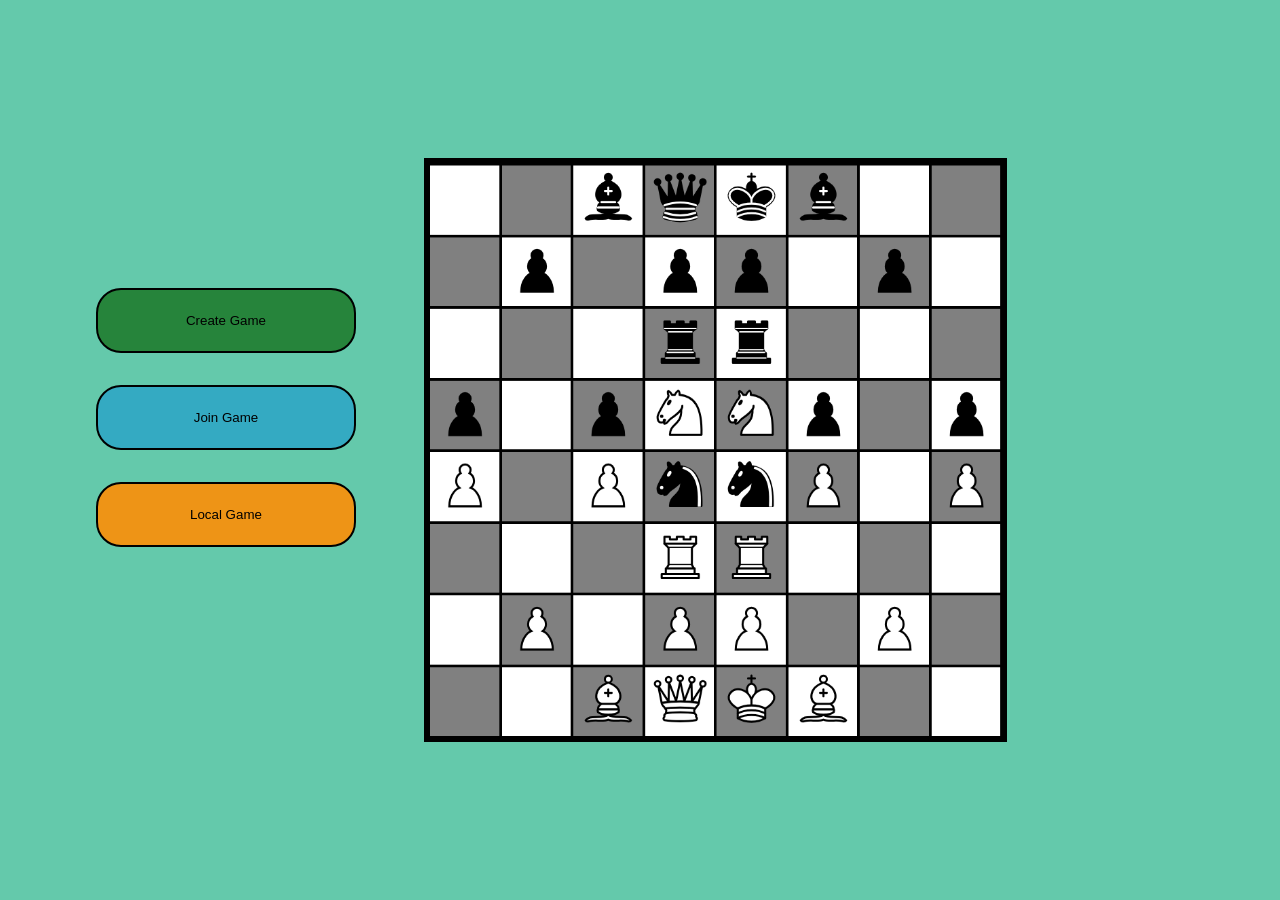
<file: templates/index.html>
<!DOCTYPE html>
<html lang="en">
<head>
    <meta charset="UTF-8">
    <meta name="viewport" content="width=device-width, initial-scale=1.0">
    <title>Schach</title>
    <link rel="stylesheet" href="../static/index.css">
</head>
<body>
    <div class="container">
        <div class="buttons" id="buttons">
            <button class="new-game" id="create" >Create Game</button>
            <button class="join-game" id="join" >Join Game</button>
            <button class="local-game" id="local" onclick="create('w-b')">Local Game</button>
        </div>
        <div class="available-games hidden" id="available-games">
            <table id="button-area">
                
            </table>
        </div>
        <div class="preview" id="chessboard">
            <img class="chessboard" src="../static/images/chessboard2.png" alt="">
        </div>
    </div>
    <div class="create_game_form hidden" id="create_game_form">
        <form method="GET" action="/create-game">
            <label for="game-name">Name:</label>
            <input type="text" id="game-name" name="name" value="Game-Name"><br>
            <p>What player do you want to be?</p>
            <input type="radio" id="white" name="player" value="White" checked>
            <label for="white">White</label>
            <input type="radio" id="black" name="player" value="Black">
            <label for="black">Black</label><br><br>
            <input type="submit" value="Create" id="submit">
        </form>
    </div>
</body>
<script>

    const create_button = document.getElementById("create");
    const join_button = document.getElementById("join");
    const create_form = document.getElementById("create_game_form")

    async function show_available(){
        document.getElementById("chessboard").classList.toggle("move-over");
        document.getElementById("buttons").classList.toggle("move-over");
        document.getElementById("available-games").classList.toggle("hidden");
        const games_list = document.getElementById("button-area");

        const response = await fetch('/available_games', {
            method: 'GET',
            headers: {
                'Content-Type': 'application/json'
            }
        });

        games_list.innerHTML = "";
        const json = await response.json();
        console.log(json)
        json.forEach(element => {
           games_list.innerHTML += `<tr><td><button class="join-button" onclick="join('${element.id}')">${element.name}</button></td></tr>`;
        });
    }

    function join(id){
        fetch(`/join/${id}`, {
            method: 'GET',
            headers: {
                'Content-Type': 'application/json'
            }
        }).then(res => res.json())
        .then(data => {
            window.location.href = data.redirect;
        });
    }

    function create(mode){
        fetch(`/new/${mode}`, {
            method: 'POST',
            headers: {
                'Content-Type': 'application/json'
            },
            body:JSON.stringify({'name':"Local-Game"})
        }).then(res => res.json())
        .then(data => {
            window.location.href = data.redirect;
        });
    }

    function show_create(){
        create_form.classList.toggle("hidden");
    }

    create_button.addEventListener("click",function(event){
        event.stopPropagation();
        show_create();
    });

    join_button.addEventListener("click",function(event){
        event.stopPropagation();
        show_available();
    });

    create_form.addEventListener("click",function(event){
        event.stopPropagation();
    });

    document.addEventListener("click",function(){
        document.getElementById("create_game_form").classList.add("hidden");
        document.getElementById("chessboard").classList.remove("move-over");
        document.getElementById("available-games").classList.add("hidden");
        document.getElementById("buttons").classList.remove("move-over");
    });


</script>
</html>
</file>
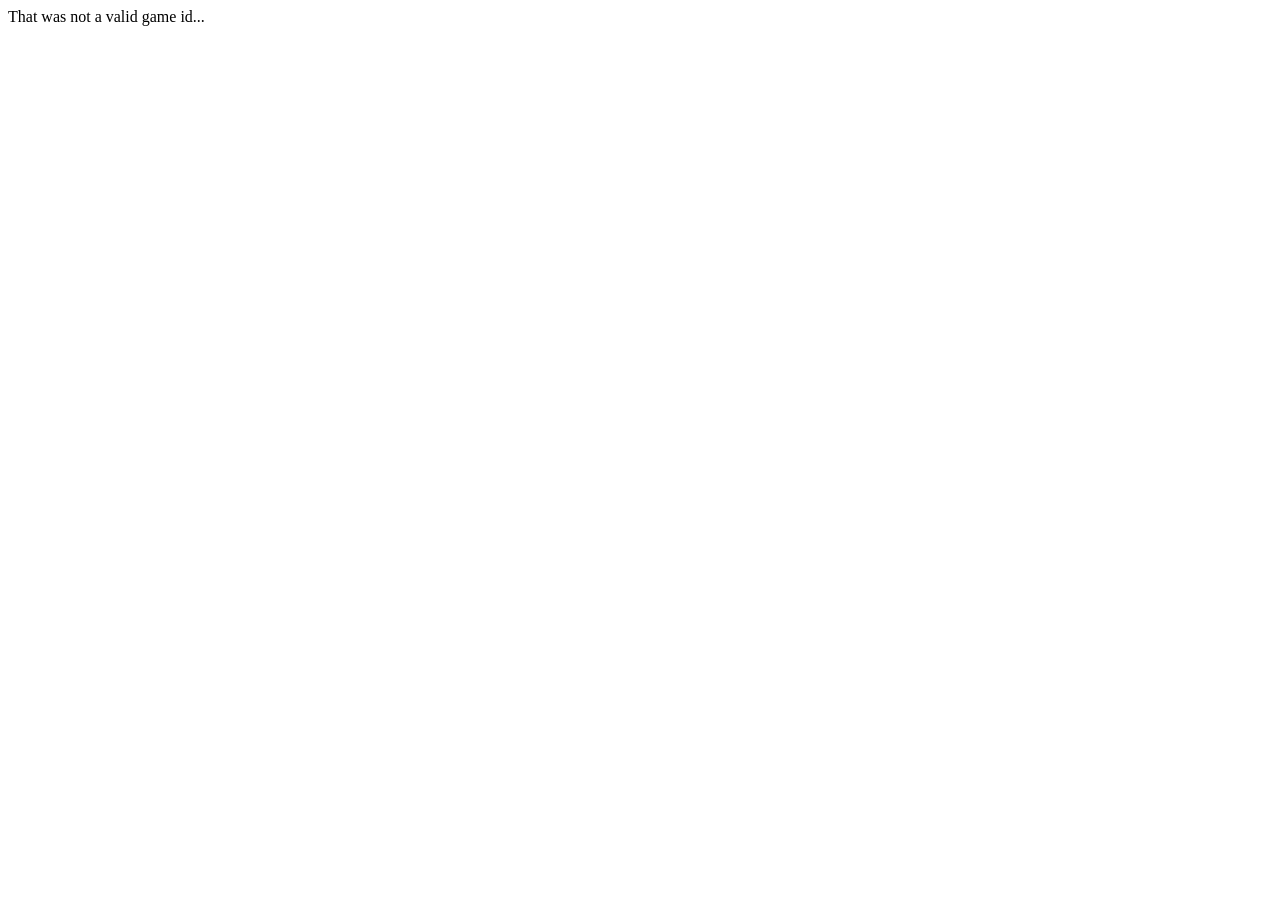
<file: templates/game-not-found.html>
<!DOCTYPE html>
<html lang="en">
<head>
    <meta charset="UTF-8">
    <meta name="viewport" content="width=device-width, initial-scale=1.0">
    <title>Schach - No valid game_id</title>
</head>
<body>
    That was not a valid game id...
</body>
</html>
</file>
<file: static/index.css>
:root{
  --main-bg-color: rgb(100,201,171);
  --main-bg-color-transparent: #2563ebe9;

  --bg-primary: #0a0e27;
  --bg-secondary: #0f1437;

  --text-primary: #f8fafc;


  --button-create-game: #26843b;
  --button-join-game: #34aac2;
  --button-join-game-2: #c0ba4a;
  --button-local-game: #ee9416;
}

body{
  background-color: var(--main-bg-color);
  color: var(--text-primary);
}

.container{
    position: fixed;
    height: 80%;
    aspect-ratio: 2/1;
    left: 5%;
    top: 10%;
}

.buttons {
    position: relative;
    height:90%;
    aspect-ratio: 1/2;
    top:5%;
    left:0%;
    z-index: 100;
}

button{
    width: 80%;
    height: 10%;
    border-radius: 25px;
    border:2px solid black;
}

button:hover{
    transform: scale(1.1);
    border-left:-5px solid black;
    border-bottom: -5px solid black;
    cursor: pointer;
}

.new-game{
    position:absolute;
    top: 25%;
    left:10%;
    background-color: var(--button-create-game) ;
}

.join-game{
    position:absolute;
    top: 40%;
    left:10%;
    background-color: var(--button-join-game) ;
}

.local-game{
    position:absolute;
    top: 55%;
    left:10%;
    background-color: var(--button-local-game) ;
}

.chessboard {
    position:absolute;
    height: 90%;
    aspect-ratio: 1/1;
    top:5%;
    z-index: 2000;
}

.preview {
    position: relative;
    top:-85%;
    width: 70%;
    height: 90%;
    left:25%;
    transition: transform 0.4s ease;
}

.preview.move-over{
    transform: translate(30%);
}

.available-games {
    position: absolute;
    top:10%;
    left:25%;
    width: 20%;
    aspect-ratio: 1/2;
    overflow-y: auto;
    overflow-x:hidden;
    transition: transform 0.4s ease-in-out, opacity 0.2s ease;
    z-index: 100;
    border:1px solid rgb(105, 93, 71);
}


.available-games table{
    width: 100%;
    border-collapse: collapse;
    table-layout: fixed;
}

.available-games tr{
    height: 20%;
}

.available-games td{
    width: 100%;
    padding: 0;
}

.join-button{
    position: relative;
    height: 100%;
    width: 80%;
    left: 10%;
    margin-bottom:5%;
    padding: 5%;
    background-color: var(--button-join-game-2);
}

.hidden {
    transform: scale(0);
    opacity: 0;
}


.create_game_form {
    display: flex;
    position: fixed;
    align-items: center;
    justify-content: center;
    backdrop-filter: blur(10px);
    color: black;
    width: 40%;
    aspect-ratio: 1/0.5;
    top: 27.5%;
    left: 21.5%;
    z-index: 2000;
    background-color: rgb(100,201,171,0.6);
    border: 3px solid gold;
}

.create_game_form form input{
    color: white;
    border-radius: 5px;
    background-color: gray;
}

.create_game_form #submit{
    width: 100%;
    background-color: green;
}



@media (max-width: 480px){
    .container{
        position: fixed;
        width: 100%;
        height: 100%;
        left:0%;
        align-items: center;
        justify-content: center;
    }

    .buttons{
        top:-10%;
        width:100%;
        height: 100%;
        backdrop-filter: blur(10px);
        transition: transform 0.4s ease;
    }

    .chessboard{
        margin:auto;
        display:flex;
        scale:300%;
        left:-100%;
        z-index: 90;
    }

    .preview.move-over{
        transform: translate(0%);
    }

    .buttons.move-over{
        transform: translate(0%,-25%);
    }

    .available-games {
        top:35%;
        width: 100%;
        height: 60%;
        left:0%;
        backdrop-filter: blur(5px);
        border:none;
    }

    .create_game_form {
        left: 0%;
        width: 99%;
        height: 30%;
    }
}


@media (min-width:480px) and (max-width: 1048px){
    .container{
        position: fixed;
        width: 100%;
        height: 100%;
        left:0%;
        align-items: center;
        justify-content: center;
    }

    .buttons{
        top:-10%;
        left: 15%;
        width:70%;
        height: 100%;
        backdrop-filter: blur(10px);
        transition: transform 0.4s ease;
    }

    .chessboard,.preview{
        width: 100%;
        height: 100%;
        position: fixed;
        top:0%;
        left:0%;
        z-index: 90;
    }

    .preview.move-over{
        transform: translate(0%);
    }

    .buttons.move-over{
        transform: translate(-20%);
    }

    .available-games {
        position: fixed;
        top:15%;
        width: 25%;
        height: 60%;
        left:72.5%;
        backdrop-filter: blur(10px);
    }

    .create_game_form {
        width: 60%;
        height: auto;
    }
}
</file>
